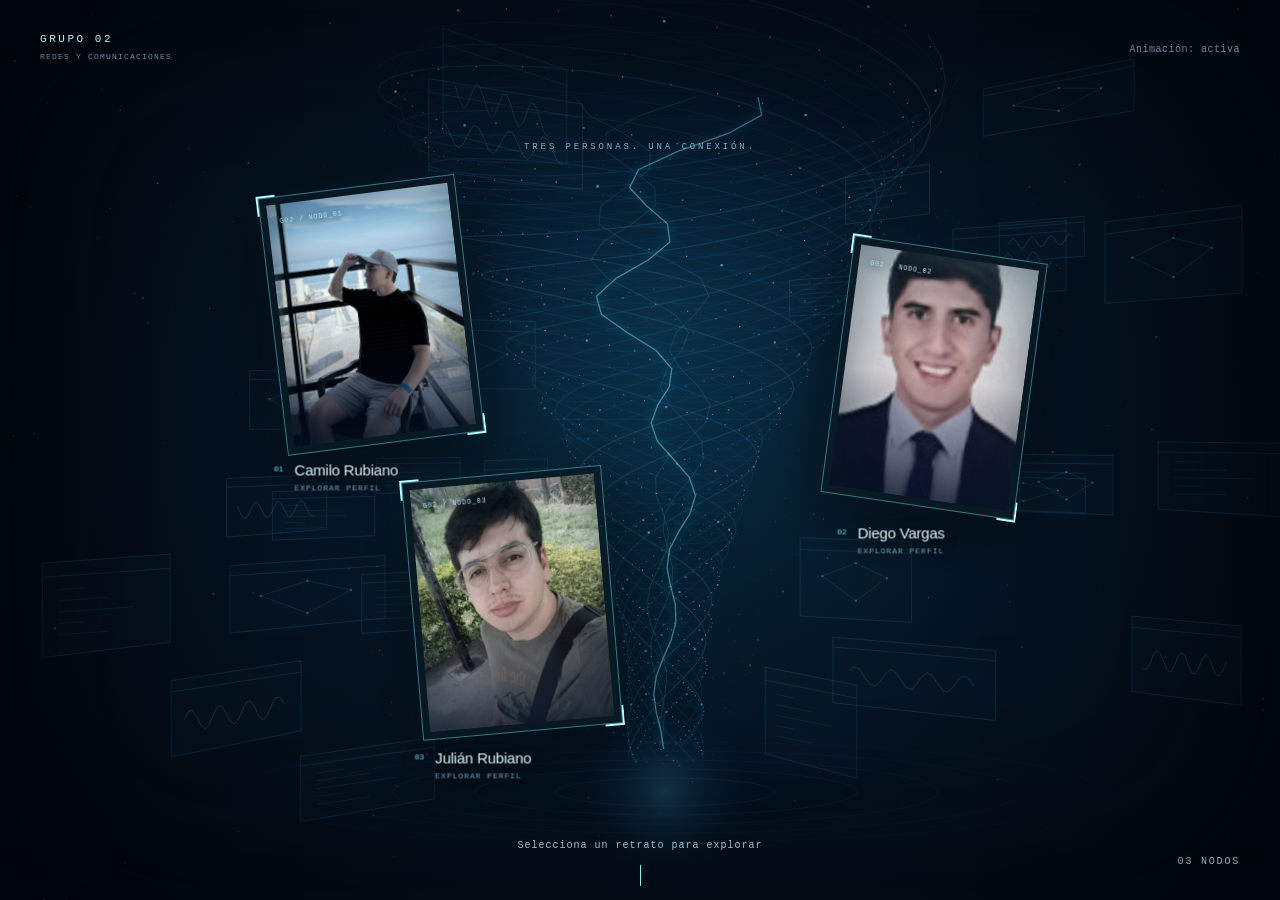
<file: index.html>
<!DOCTYPE html>
<html lang="es">
<head>
  <meta charset="UTF-8">
  <meta name="viewport" content="width=device-width, initial-scale=1.0">
  <meta name="theme-color" content="#030910">
  <meta name="description" content="Tres personas, un recorrido por Redes y Comunicaciones. Explora al grupo 2 en un entorno virtual interactivo.">
  <title>Grupo 02 · Redes y conexiones</title>
  <link rel="icon" href="data:,">
  <link rel="stylesheet" href="./css/estilos.css">
  <script src="./js/experiencia.js" defer></script>
</head>
<body class="home" data-base="." data-member="0">
  <header class="hud">
    <a class="brand" href="./index.html" aria-label="Grupo 2: volver a los tres integrantes"><strong>GRUPO 02</strong><span>REDES Y COMUNICACIONES</span></a>
    <div class="hud-actions"><button class="hud-button return" id="back" type="button" hidden>Volver al equipo</button><button class="hud-button accessibility-control" id="motion" type="button" aria-label="Pausar o reanudar la animación ambiental" aria-pressed="false">Animación: activa</button></div>
  </header>
  <main class="universe" aria-label="Experiencia de los integrantes del grupo 2">
    <canvas id="storm" aria-hidden="true"></canvas><div class="vignette" aria-hidden="true"></div>
    <section class="landing" id="landing" aria-label="Selecciona un integrante"><h1 class="landing-title">TRES PERSONAS. UNA CONEXIÓN.</h1></section>
    <section class="focus-scene" id="focus-scene" aria-label="Recorrido del integrante" aria-hidden="true" inert>
      <svg class="pin-layer" id="pin-layer" width="100%" height="100%" aria-hidden="true"><path class="pin-line"/><circle class="pin-ring" r="8"/><circle class="pin-core" r="2"/><path class="pin-line"/><circle class="pin-ring" r="8"/><circle class="pin-core" r="2"/><path class="pin-line"/><circle class="pin-ring" r="8"/><circle class="pin-core" r="2"/></svg>
      <div class="focus-photo" id="focus-photo"><div class="photo-frame" id="selected-photo"></div><div class="portrait-name"><div class="member-number" id="selected-number"></div><h1 id="selected-name" tabindex="-1"></h1><p id="selected-subtitle"></p></div></div>
      <div class="callouts" id="callouts"><p class="chapter-kicker" id="chapter-kicker"></p><article class="callout"><span class="callout-label"></span><h2></h2><p></p></article><article class="callout"><span class="callout-label"></span><h2></h2><p></p></article><article class="callout"><span class="callout-label"></span><h2></h2><p></p></article></div>
    </section>
  </main>
  <div class="scene-identifier" id="scene-identifier" aria-hidden="true" hidden>REDES & COMUNICACIONES<span>DEL ORIGEN AL DESTINO</span></div>
  <div class="scene-hint"><span id="hint-text">Selecciona un retrato para explorar</span><span class="scroll-mark" aria-hidden="true"></span></div>
  <span class="scene-counter" id="scene-counter" aria-hidden="true">03 NODOS</span>
  <nav class="chapter-navigation" id="chapter-navigation" aria-label="Etapas del recorrido" hidden><button type="button" aria-label="1. Biografía">01</button><button type="button" aria-label="2. Aprendizajes">02</button><button type="button" aria-label="3. Recorrido">03</button></nav>
  <div class="reading-progress" id="reading-progress" aria-hidden="true" hidden><span></span></div>
  <p class="sr-only" id="screen-status" role="status" aria-live="polite"></p>
  <noscript><style>.universe,.hud,.scene-hint,.scene-counter{display:none}body.home{overflow:auto;height:auto}.fallback{max-width:700px;padding:40px;margin:auto;font:18px/1.7 system-ui}.fallback a{text-decoration:underline}</style><main class="fallback"><h1>Grupo 02 · Redes y Comunicaciones</h1><p>El recorrido animado necesita JavaScript. Estos son los integrantes del grupo:</p><ul><li><a href="./integrantes/integrante1.html">Camilo Rubiano</a></li><li><a href="./integrantes/integrante2.html">Diego Humberto Vargas Palacios</a></li><li><a href="./integrantes/integrante3.html">Julián Rubiano Santofimio</a></li></ul><h2>Camilo Rubiano</h2><p>Soy Camilo Rubiano, integrante del grupo 2 de Redes de Computadoras y aficionado a las redes y la ciberseguridad. Me interesa entender cómo se comunican los dispositivos y cómo proteger la información que viaja entre ellos. Mi objetivo es fortalecer mis conocimientos para configurar redes, identificar problemas de conectividad y comprender sus riesgos de seguridad. En el curso exploro OSI, IPv4, VLAN y HTTP.</p><h2>Diego Humberto Vargas Palacios</h2><p>Ingeniero de Sistemas de la Universidad de Ibagué. Le interesan las redes, la infraestructura y los servicios web. Ha estudiado OSI, TCP/IP, IPv4, IPv6, enrutamiento y protocolos de aplicación.</p><h2>Julián Rubiano Santofimio</h2><p>Estudiante de Ingeniería de la Universidad de Ibagué, comprometido con aprender y desafiarse a sí mismo. Su recorrido abarca OSI, subnetting, UTP, VLAN, Cisco, GNS3 y máquinas virtuales.</p></main></noscript>
</body>
</html>
</file>
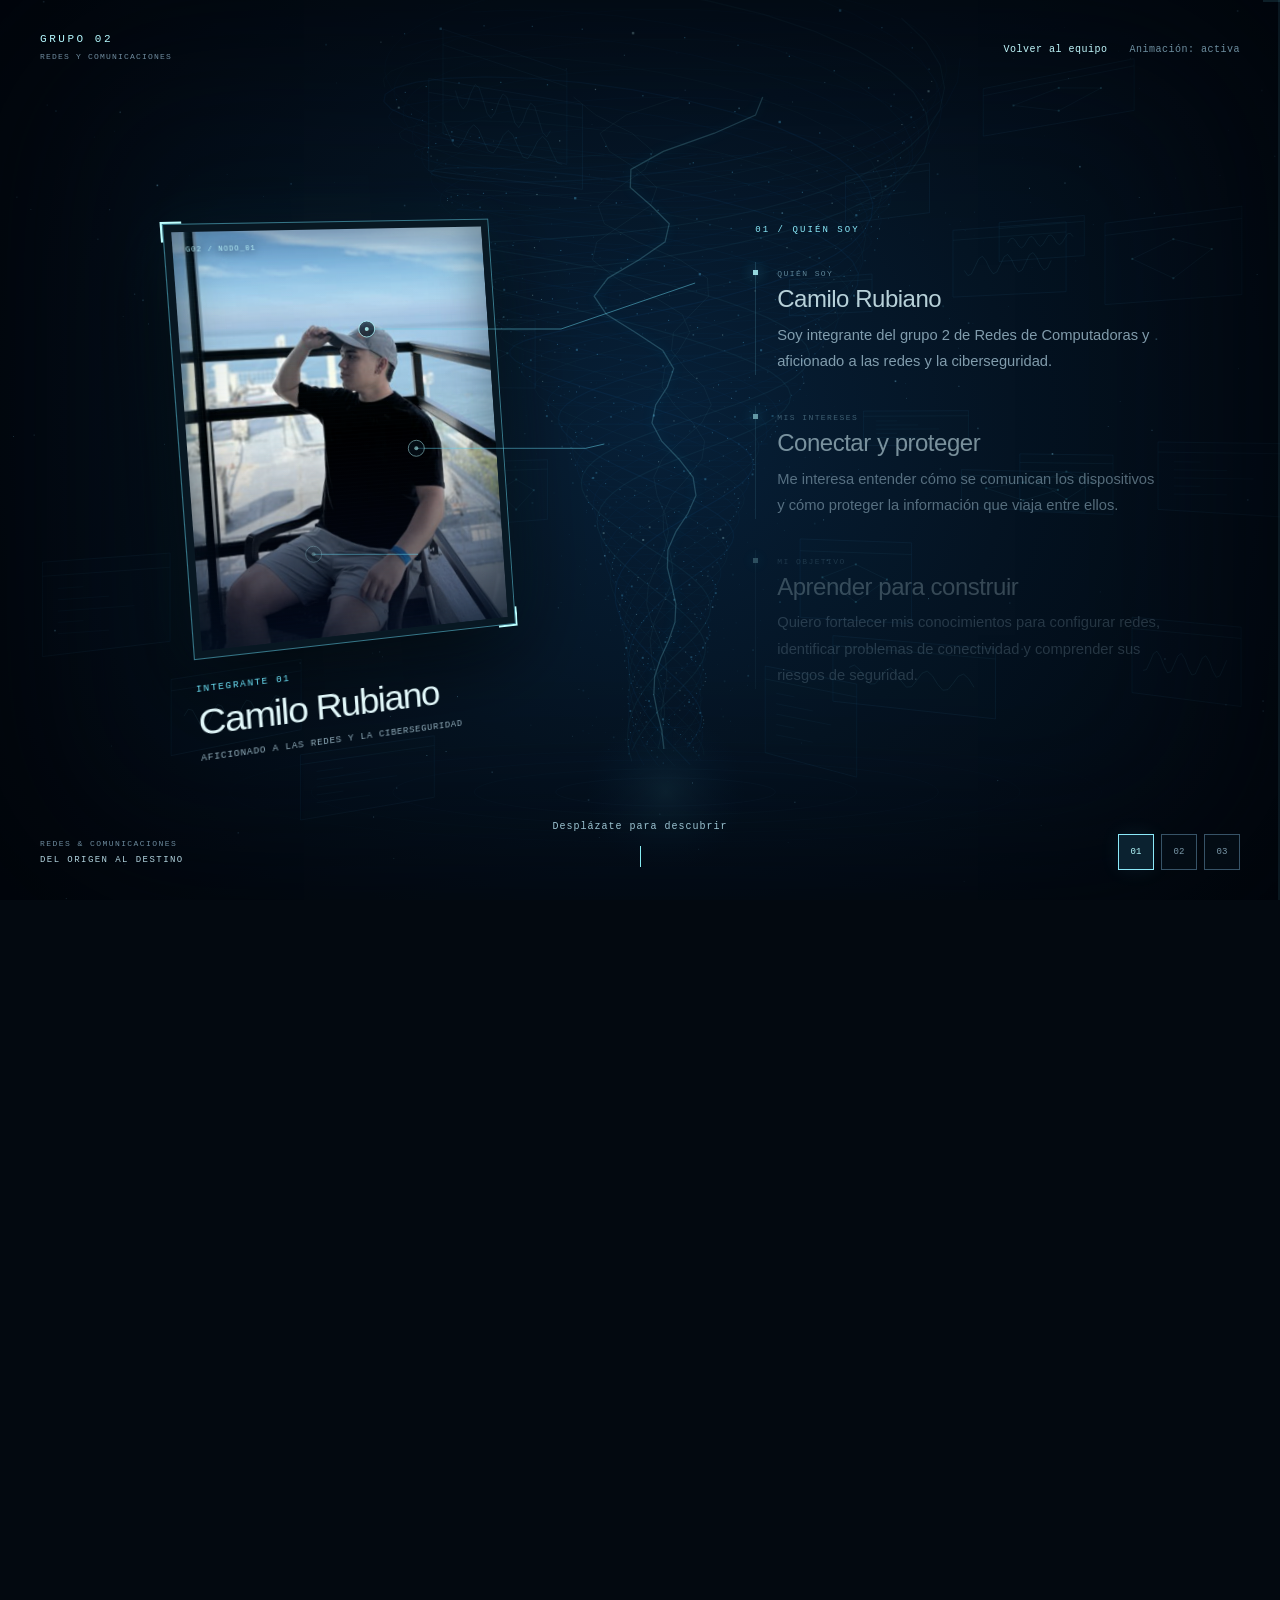
<file: integrantes/integrante1.html>
<!DOCTYPE html>
<html lang="es">
<head>
  <meta charset="UTF-8">
  <meta name="viewport" content="width=device-width, initial-scale=1.0">
  <meta name="theme-color" content="#030910">
  <meta name="description" content="Conoce a Camilo Rubiano, aficionado a las redes y la ciberseguridad e integrante del grupo 2 de Redes de Computadoras.">
  <title>Camilo Rubiano · Redes y ciberseguridad</title>
  <link rel="icon" href="data:,">
  <link rel="stylesheet" href="../css/estilos.css">
  <script src="../js/experiencia.js" defer></script>
</head>
<body class="home" data-base=".." data-member="1">
  <header class="hud">
    <a class="brand" href="../index.html" aria-label="Grupo 2: volver a los tres integrantes"><strong>GRUPO 02</strong><span>REDES Y COMUNICACIONES</span></a>
    <div class="hud-actions"><button class="hud-button return" id="back" type="button" hidden>Volver al equipo</button><button class="hud-button accessibility-control" id="motion" type="button" aria-label="Pausar o reanudar la animación ambiental" aria-pressed="false">Animación: activa</button></div>
  </header>
  <main class="universe" aria-label="Experiencia de los integrantes del grupo 2">
    <canvas id="storm" aria-hidden="true"></canvas><div class="vignette" aria-hidden="true"></div>
    <section class="landing" id="landing" aria-label="Selecciona un integrante"><h1 class="landing-title">TRES PERSONAS. UNA CONEXIÓN.</h1></section>
    <section class="focus-scene" id="focus-scene" aria-label="Recorrido del integrante" aria-hidden="true" inert>
      <svg class="pin-layer" id="pin-layer" width="100%" height="100%" aria-hidden="true"><path class="pin-line"/><circle class="pin-ring" r="8"/><circle class="pin-core" r="2"/><path class="pin-line"/><circle class="pin-ring" r="8"/><circle class="pin-core" r="2"/><path class="pin-line"/><circle class="pin-ring" r="8"/><circle class="pin-core" r="2"/></svg>
      <div class="focus-photo" id="focus-photo"><div class="photo-frame" id="selected-photo"></div><div class="portrait-name"><div class="member-number" id="selected-number"></div><h1 id="selected-name" tabindex="-1"></h1><p id="selected-subtitle"></p></div></div>
      <div class="callouts" id="callouts"><p class="chapter-kicker" id="chapter-kicker"></p><article class="callout"><span class="callout-label"></span><h2></h2><p></p></article><article class="callout"><span class="callout-label"></span><h2></h2><p></p></article><article class="callout"><span class="callout-label"></span><h2></h2><p></p></article></div>
    </section>
  </main>
  <div class="scene-identifier" id="scene-identifier" aria-hidden="true" hidden>REDES & COMUNICACIONES<span>DEL ORIGEN AL DESTINO</span></div>
  <div class="scene-hint"><span id="hint-text">Selecciona un retrato para explorar</span><span class="scroll-mark" aria-hidden="true"></span></div>
  <span class="scene-counter" id="scene-counter" aria-hidden="true">03 NODOS</span>
  <nav class="chapter-navigation" id="chapter-navigation" aria-label="Etapas del recorrido" hidden><button type="button" aria-label="1. Biografía">01</button><button type="button" aria-label="2. Aprendizajes">02</button><button type="button" aria-label="3. Recorrido">03</button></nav>
  <div class="reading-progress" id="reading-progress" aria-hidden="true" hidden><span></span></div>
  <p class="sr-only" id="screen-status" role="status" aria-live="polite"></p>
  <noscript><style>.universe,.hud,.scene-hint,.scene-counter{display:none}body.home{overflow:auto;height:auto}.fallback{max-width:700px;padding:40px;margin:auto;font:18px/1.7 system-ui}.fallback a{text-decoration:underline}</style><main class="fallback"><h1>Grupo 02 · Redes y Comunicaciones</h1><p>El recorrido animado necesita JavaScript. Estos son los integrantes del grupo:</p><ul><li><a href="../integrantes/integrante1.html">Camilo Rubiano</a></li><li><a href="../integrantes/integrante2.html">Diego Humberto Vargas Palacios</a></li><li><a href="../integrantes/integrante3.html">Julián Rubiano Santofimio</a></li></ul><h2>Camilo Rubiano</h2><p>Soy Camilo Rubiano, integrante del grupo 2 de Redes de Computadoras y aficionado a las redes y la ciberseguridad. Me interesa entender cómo se comunican los dispositivos y cómo proteger la información que viaja entre ellos. Mi objetivo es fortalecer mis conocimientos para configurar redes, identificar problemas de conectividad y comprender sus riesgos de seguridad. En el curso exploro OSI, IPv4, VLAN y HTTP.</p><h2>Diego Humberto Vargas Palacios</h2><p>Ingeniero de Sistemas de la Universidad de Ibagué. Le interesan las redes, la infraestructura y los servicios web. Ha estudiado OSI, TCP/IP, IPv4, IPv6, enrutamiento y protocolos de aplicación.</p><h2>Julián Rubiano Santofimio</h2><p>Estudiante de Ingeniería de la Universidad de Ibagué, comprometido con aprender y desafiarse a sí mismo. Su recorrido abarca OSI, subnetting, UTP, VLAN, Cisco, GNS3 y máquinas virtuales.</p></main></noscript>
</body>
</html>
</file>
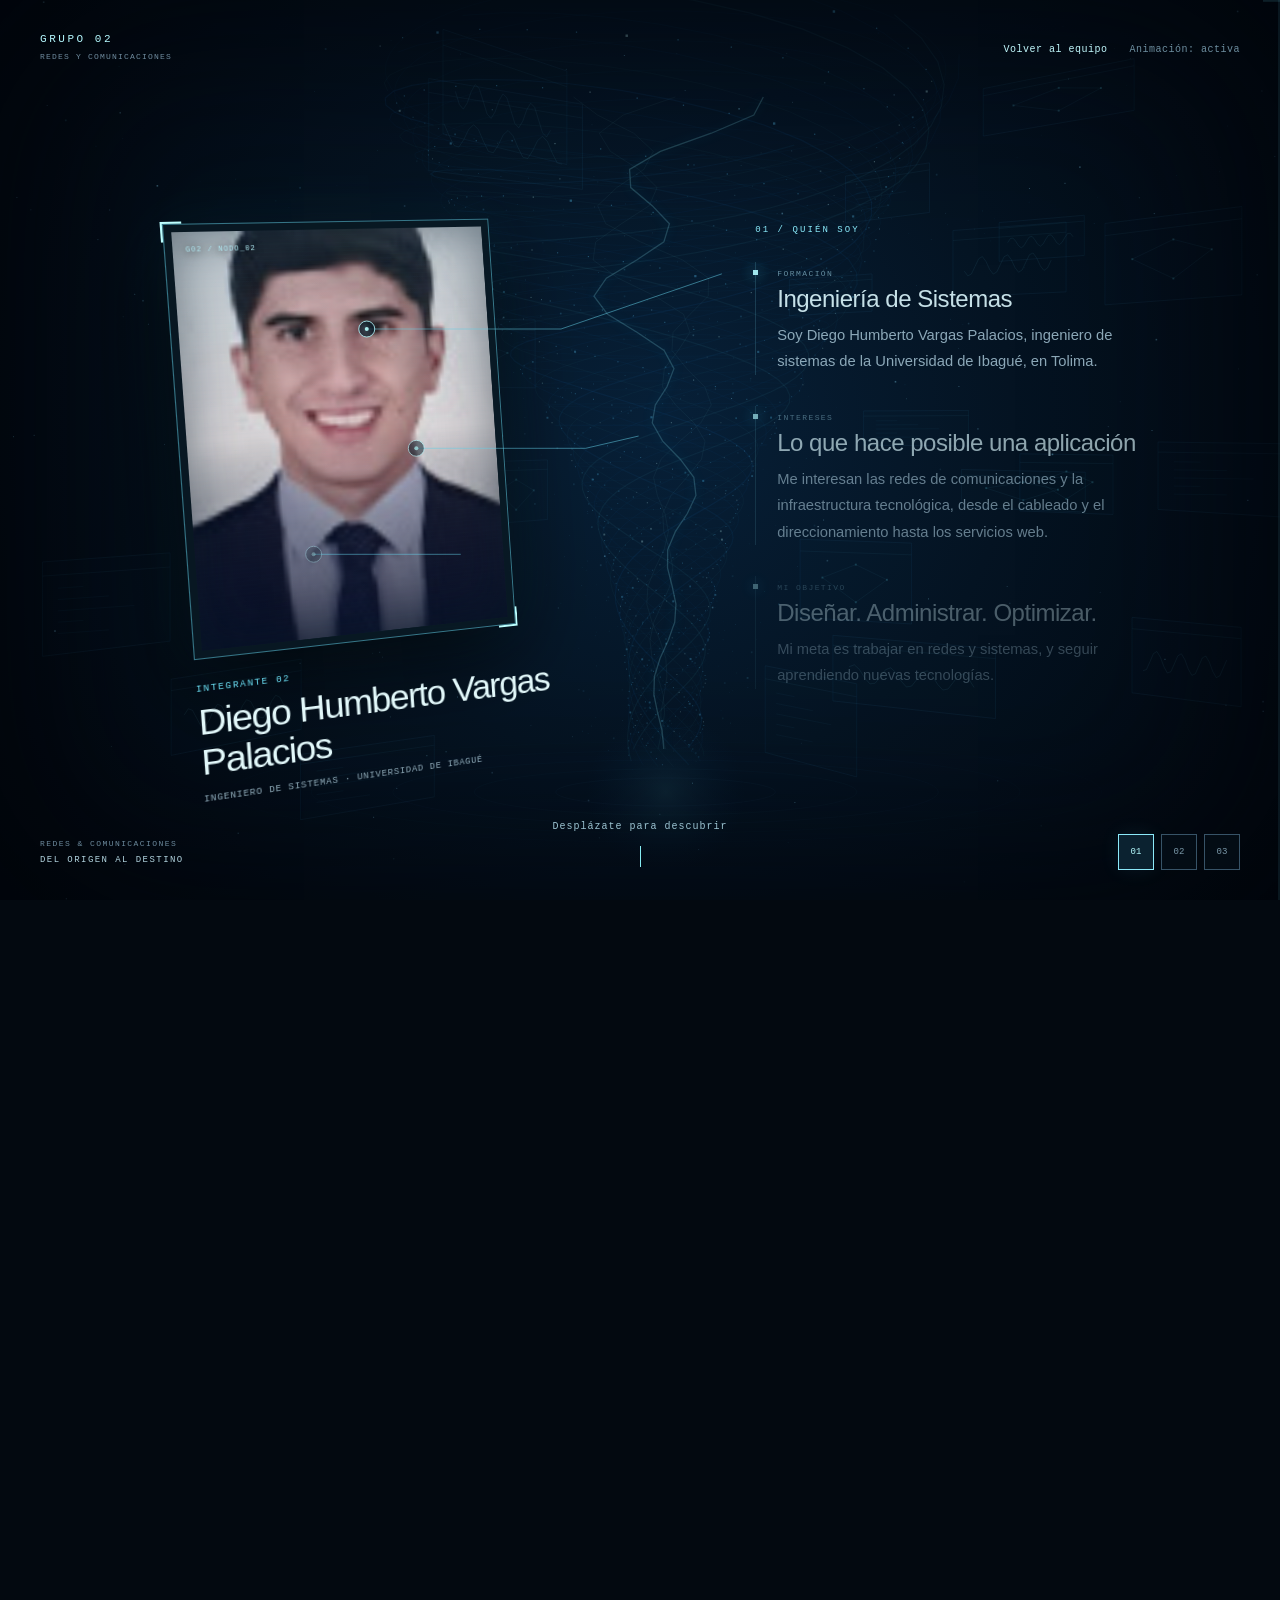
<file: integrantes/integrante2.html>
<!DOCTYPE html>
<html lang="es">
<head>
  <meta charset="UTF-8">
  <meta name="viewport" content="width=device-width, initial-scale=1.0">
  <meta name="theme-color" content="#030910">
  <meta name="description" content="Tres personas, un recorrido por Redes y Comunicaciones. Explora al grupo 2 en un entorno virtual interactivo.">
  <title>Diego Humberto Vargas Palacios · Redes y conexiones</title>
  <link rel="icon" href="data:,">
  <link rel="stylesheet" href="../css/estilos.css">
  <script src="../js/experiencia.js" defer></script>
</head>
<body class="home" data-base=".." data-member="2">
  <header class="hud">
    <a class="brand" href="../index.html" aria-label="Grupo 2: volver a los tres integrantes"><strong>GRUPO 02</strong><span>REDES Y COMUNICACIONES</span></a>
    <div class="hud-actions"><button class="hud-button return" id="back" type="button" hidden>Volver al equipo</button><button class="hud-button accessibility-control" id="motion" type="button" aria-label="Pausar o reanudar la animación ambiental" aria-pressed="false">Animación: activa</button></div>
  </header>
  <main class="universe" aria-label="Experiencia de los integrantes del grupo 2">
    <canvas id="storm" aria-hidden="true"></canvas><div class="vignette" aria-hidden="true"></div>
    <section class="landing" id="landing" aria-label="Selecciona un integrante"><h1 class="landing-title">TRES PERSONAS. UNA CONEXIÓN.</h1></section>
    <section class="focus-scene" id="focus-scene" aria-label="Recorrido del integrante" aria-hidden="true" inert>
      <svg class="pin-layer" id="pin-layer" width="100%" height="100%" aria-hidden="true"><path class="pin-line"/><circle class="pin-ring" r="8"/><circle class="pin-core" r="2"/><path class="pin-line"/><circle class="pin-ring" r="8"/><circle class="pin-core" r="2"/><path class="pin-line"/><circle class="pin-ring" r="8"/><circle class="pin-core" r="2"/></svg>
      <div class="focus-photo" id="focus-photo"><div class="photo-frame" id="selected-photo"></div><div class="portrait-name"><div class="member-number" id="selected-number"></div><h1 id="selected-name" tabindex="-1"></h1><p id="selected-subtitle"></p></div></div>
      <div class="callouts" id="callouts"><p class="chapter-kicker" id="chapter-kicker"></p><article class="callout"><span class="callout-label"></span><h2></h2><p></p></article><article class="callout"><span class="callout-label"></span><h2></h2><p></p></article><article class="callout"><span class="callout-label"></span><h2></h2><p></p></article></div>
    </section>
  </main>
  <div class="scene-identifier" id="scene-identifier" aria-hidden="true" hidden>REDES & COMUNICACIONES<span>DEL ORIGEN AL DESTINO</span></div>
  <div class="scene-hint"><span id="hint-text">Selecciona un retrato para explorar</span><span class="scroll-mark" aria-hidden="true"></span></div>
  <span class="scene-counter" id="scene-counter" aria-hidden="true">03 NODOS</span>
  <nav class="chapter-navigation" id="chapter-navigation" aria-label="Etapas del recorrido" hidden><button type="button" aria-label="1. Biografía">01</button><button type="button" aria-label="2. Aprendizajes">02</button><button type="button" aria-label="3. Recorrido">03</button></nav>
  <div class="reading-progress" id="reading-progress" aria-hidden="true" hidden><span></span></div>
  <p class="sr-only" id="screen-status" role="status" aria-live="polite"></p>
  <noscript><style>.universe,.hud,.scene-hint,.scene-counter{display:none}body.home{overflow:auto;height:auto}.fallback{max-width:700px;padding:40px;margin:auto;font:18px/1.7 system-ui}.fallback a{text-decoration:underline}</style><main class="fallback"><h1>Grupo 02 · Redes y Comunicaciones</h1><p>El recorrido animado necesita JavaScript. Estos son los integrantes del grupo:</p><ul><li><a href="../integrantes/integrante1.html">Camilo Rubiano</a></li><li><a href="../integrantes/integrante2.html">Diego Humberto Vargas Palacios</a></li><li><a href="../integrantes/integrante3.html">Julián Rubiano Santofimio</a></li></ul><h2>Camilo Rubiano</h2><p>Soy Camilo Rubiano, integrante del grupo 2 de Redes de Computadoras y aficionado a las redes y la ciberseguridad. Me interesa entender cómo se comunican los dispositivos y cómo proteger la información que viaja entre ellos. Mi objetivo es fortalecer mis conocimientos para configurar redes, identificar problemas de conectividad y comprender sus riesgos de seguridad. En el curso exploro OSI, IPv4, VLAN y HTTP.</p><h2>Diego Humberto Vargas Palacios</h2><p>Ingeniero de Sistemas de la Universidad de Ibagué. Le interesan las redes, la infraestructura y los servicios web. Ha estudiado OSI, TCP/IP, IPv4, IPv6, enrutamiento y protocolos de aplicación.</p><h2>Julián Rubiano Santofimio</h2><p>Estudiante de Ingeniería de la Universidad de Ibagué, comprometido con aprender y desafiarse a sí mismo. Su recorrido abarca OSI, subnetting, UTP, VLAN, Cisco, GNS3 y máquinas virtuales.</p></main></noscript>
</body>
</html>
</file>
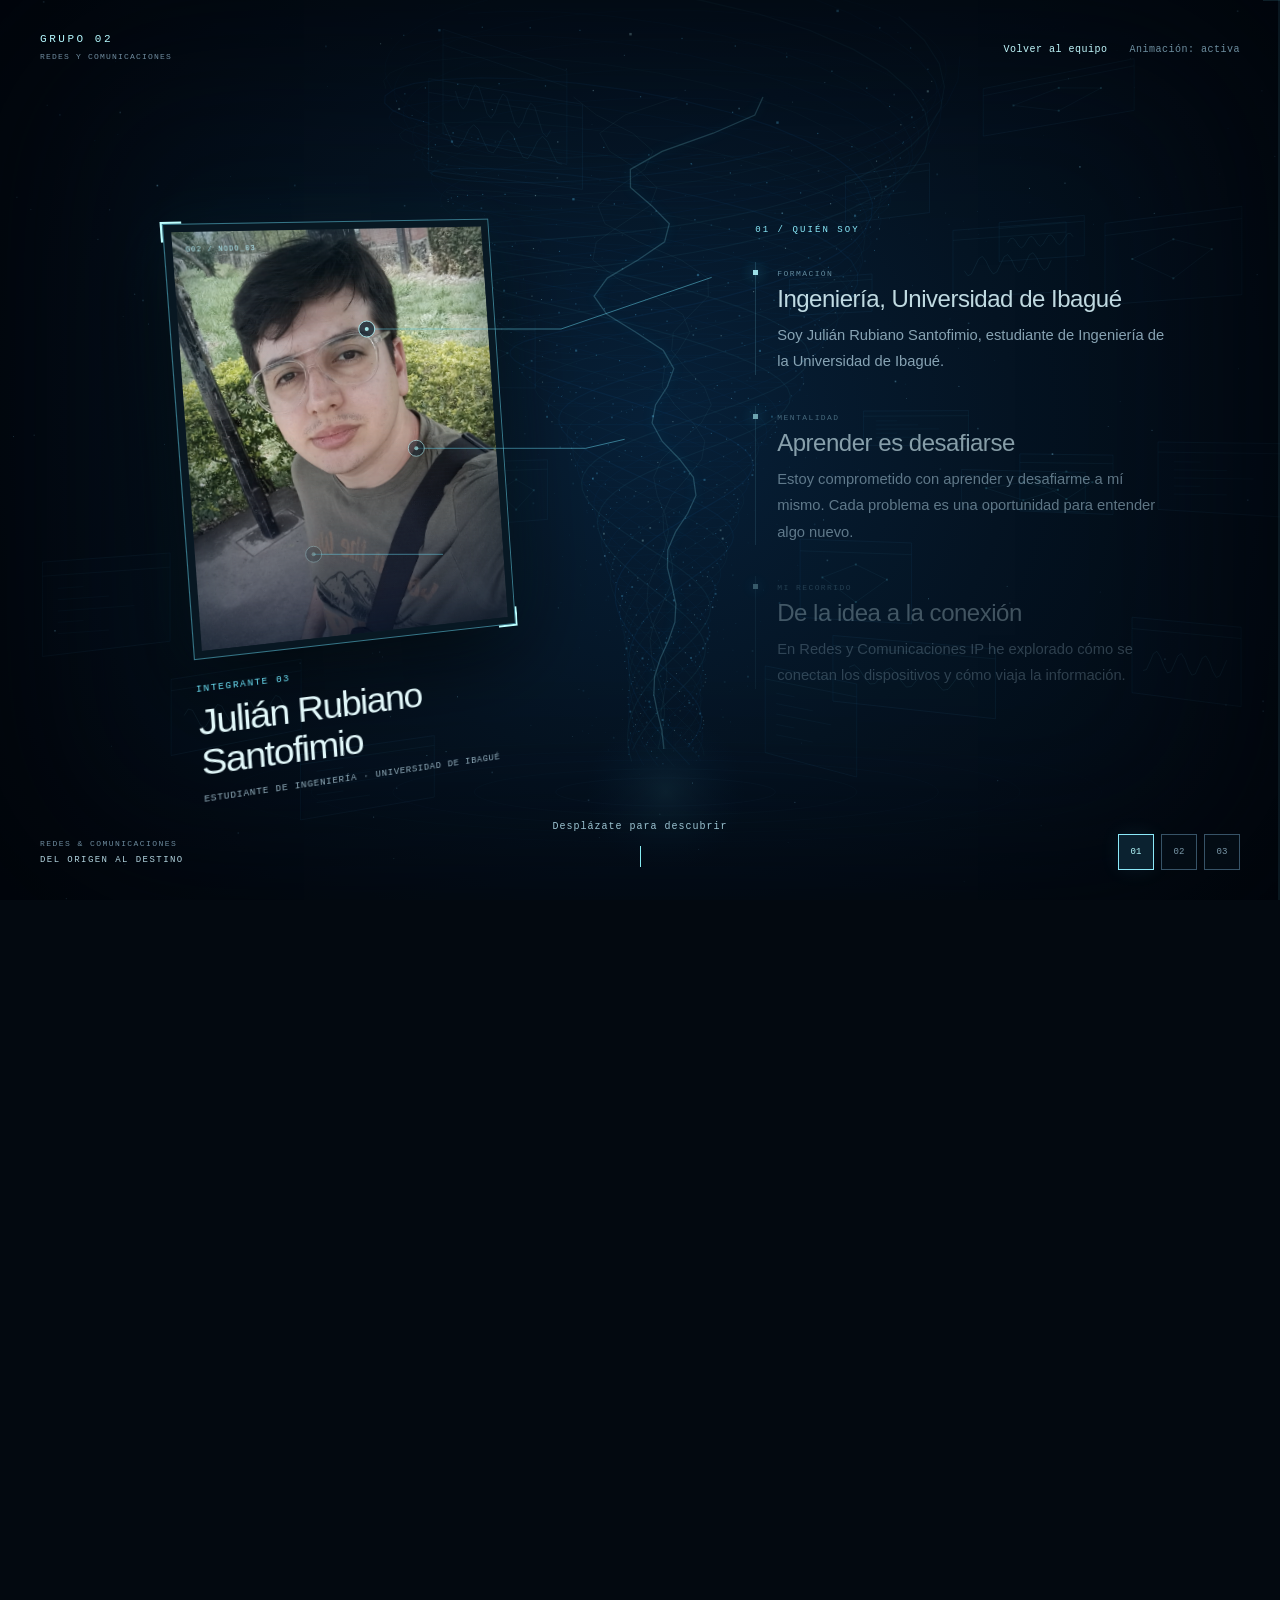
<file: integrantes/integrante3.html>
<!DOCTYPE html>
<html lang="es">
<head>
  <meta charset="UTF-8">
  <meta name="viewport" content="width=device-width, initial-scale=1.0">
  <meta name="theme-color" content="#030910">
  <meta name="description" content="Tres personas, un recorrido por Redes y Comunicaciones. Explora al grupo 2 en un entorno virtual interactivo.">
  <title>Julián Rubiano Santofimio · Redes y conexiones</title>
  <link rel="icon" href="data:,">
  <link rel="stylesheet" href="../css/estilos.css">
  <script src="../js/experiencia.js" defer></script>
</head>
<body class="home" data-base=".." data-member="3">
  <header class="hud">
    <a class="brand" href="../index.html" aria-label="Grupo 2: volver a los tres integrantes"><strong>GRUPO 02</strong><span>REDES Y COMUNICACIONES</span></a>
    <div class="hud-actions"><button class="hud-button return" id="back" type="button" hidden>Volver al equipo</button><button class="hud-button accessibility-control" id="motion" type="button" aria-label="Pausar o reanudar la animación ambiental" aria-pressed="false">Animación: activa</button></div>
  </header>
  <main class="universe" aria-label="Experiencia de los integrantes del grupo 2">
    <canvas id="storm" aria-hidden="true"></canvas><div class="vignette" aria-hidden="true"></div>
    <section class="landing" id="landing" aria-label="Selecciona un integrante"><h1 class="landing-title">TRES PERSONAS. UNA CONEXIÓN.</h1></section>
    <section class="focus-scene" id="focus-scene" aria-label="Recorrido del integrante" aria-hidden="true" inert>
      <svg class="pin-layer" id="pin-layer" width="100%" height="100%" aria-hidden="true"><path class="pin-line"/><circle class="pin-ring" r="8"/><circle class="pin-core" r="2"/><path class="pin-line"/><circle class="pin-ring" r="8"/><circle class="pin-core" r="2"/><path class="pin-line"/><circle class="pin-ring" r="8"/><circle class="pin-core" r="2"/></svg>
      <div class="focus-photo" id="focus-photo"><div class="photo-frame" id="selected-photo"></div><div class="portrait-name"><div class="member-number" id="selected-number"></div><h1 id="selected-name" tabindex="-1"></h1><p id="selected-subtitle"></p></div></div>
      <div class="callouts" id="callouts"><p class="chapter-kicker" id="chapter-kicker"></p><article class="callout"><span class="callout-label"></span><h2></h2><p></p></article><article class="callout"><span class="callout-label"></span><h2></h2><p></p></article><article class="callout"><span class="callout-label"></span><h2></h2><p></p></article></div>
    </section>
  </main>
  <div class="scene-identifier" id="scene-identifier" aria-hidden="true" hidden>REDES & COMUNICACIONES<span>DEL ORIGEN AL DESTINO</span></div>
  <div class="scene-hint"><span id="hint-text">Selecciona un retrato para explorar</span><span class="scroll-mark" aria-hidden="true"></span></div>
  <span class="scene-counter" id="scene-counter" aria-hidden="true">03 NODOS</span>
  <nav class="chapter-navigation" id="chapter-navigation" aria-label="Etapas del recorrido" hidden><button type="button" aria-label="1. Biografía">01</button><button type="button" aria-label="2. Aprendizajes">02</button><button type="button" aria-label="3. Recorrido">03</button></nav>
  <div class="reading-progress" id="reading-progress" aria-hidden="true" hidden><span></span></div>
  <p class="sr-only" id="screen-status" role="status" aria-live="polite"></p>
  <noscript><style>.universe,.hud,.scene-hint,.scene-counter{display:none}body.home{overflow:auto;height:auto}.fallback{max-width:700px;padding:40px;margin:auto;font:18px/1.7 system-ui}.fallback a{text-decoration:underline}</style><main class="fallback"><h1>Grupo 02 · Redes y Comunicaciones</h1><p>El recorrido animado necesita JavaScript. Estos son los integrantes del grupo:</p><ul><li><a href="../integrantes/integrante1.html">Camilo Rubiano</a></li><li><a href="../integrantes/integrante2.html">Diego Humberto Vargas Palacios</a></li><li><a href="../integrantes/integrante3.html">Julián Rubiano Santofimio</a></li></ul><h2>Camilo Rubiano</h2><p>Soy Camilo Rubiano, integrante del grupo 2 de Redes de Computadoras y aficionado a las redes y la ciberseguridad. Me interesa entender cómo se comunican los dispositivos y cómo proteger la información que viaja entre ellos. Mi objetivo es fortalecer mis conocimientos para configurar redes, identificar problemas de conectividad y comprender sus riesgos de seguridad. En el curso exploro OSI, IPv4, VLAN y HTTP.</p><h2>Diego Humberto Vargas Palacios</h2><p>Ingeniero de Sistemas de la Universidad de Ibagué. Le interesan las redes, la infraestructura y los servicios web. Ha estudiado OSI, TCP/IP, IPv4, IPv6, enrutamiento y protocolos de aplicación.</p><h2>Julián Rubiano Santofimio</h2><p>Estudiante de Ingeniería de la Universidad de Ibagué, comprometido con aprender y desafiarse a sí mismo. Su recorrido abarca OSI, subnetting, UTP, VLAN, Cisco, GNS3 y máquinas virtuales.</p></main></noscript>
</body>
</html>
</file>
<file: css/estilos.css>
:root {
  color-scheme: dark;
  --bg: #030910;
  --ink: #e2f8fa;
  --muted: #8caebd;
  --cyan: #78e8f1;
  --blue: #4986fa;
  --mono: Consolas, "Courier New", monospace;
  --photo-x: 28;
  --photo-y: 48;
}
* { box-sizing: border-box; }
html { background: var(--bg); scrollbar-width: thin; scrollbar-color: #295b71 #030910; }
body { margin: 0; color: var(--ink); font-family: "Segoe UI", Arial, sans-serif; overflow-x: hidden; }
body.home { height: 100svh; overflow: hidden; }
body.exploring { min-height: 370svh; }
button, a { -webkit-tap-highlight-color: transparent; touch-action: manipulation; }
button { font: inherit; cursor: pointer; }
a { color: inherit; text-decoration: none; }
button:focus-visible, a:focus-visible { outline: 2px solid #bdffff; outline-offset: 7px; }
button[hidden], [hidden] { display: none !important; }
::selection { color: #03101b; background: var(--cyan); }
.sr-only { position: absolute; width: 1px; height: 1px; padding: 0; margin: -1px; overflow: hidden; clip-path: inset(50%); white-space: nowrap; }
.universe { position: fixed; inset: 0; overflow: hidden; isolation: isolate; background: #030910; }
#storm { position: absolute; inset: 0; width: 100%; height: 100%; z-index: -2; }
.vignette { position: absolute; inset: 0; pointer-events: none; z-index: -1; box-shadow: inset 0 0 180px 50px #01050ba8; }
.hud { position: fixed; z-index: 20; top: 30px; left: 40px; right: 40px; display: flex; justify-content: space-between; align-items: flex-start; gap: 25px; pointer-events: none; }
.brand { pointer-events: auto; font: 11px/1.8 var(--mono); letter-spacing: .23em; }
.brand strong { font-weight: 400; color: #b5f9ff; }
.brand span { display: block; color: #708c9f; font-size: 8px; letter-spacing: .15em; }
.hud-actions { display: flex; gap: 22px; align-items: center; pointer-events: auto; }
.hud-button { border: 0; padding: 8px 0; background: transparent; font: 10px/1.5 var(--mono); color: #9fbdcb; letter-spacing: .05em; min-height: 38px; }
.hud-button:hover { color: #d5fcff; }
.hud-button.return { color: #c1f8fc; }
.scene-identifier { position: fixed; z-index: 8; bottom: 32px; left: 40px; color: #6d8b9e; font: 8px/1.8 var(--mono); letter-spacing: .18em; pointer-events: none; }
.scene-identifier span { display: block; color: #b2d4df; font-size: 9px; }
.scene-hint { position: fixed; z-index: 10; bottom: 33px; left: 50%; transform: translateX(-50%); color: #9cc4d2; font: 10px/1.6 var(--mono); letter-spacing: .1em; text-align: center; width: 65%; pointer-events: none; }
.scene-hint .scroll-mark { display: block; height: 21px; width: 1px; background: #86ecf2; margin: 11px auto 0; transform-origin: top; animation: scroll-mark 2s ease-in-out infinite; }
.home .scene-hint { bottom: 14px; }
.scene-counter { position: fixed; right: 40px; bottom: 33px; z-index: 8; color: #8caebd; font: 10px var(--mono); letter-spacing: .18em; }
.exploring .scene-counter { display: none; }
.landing { position: absolute; inset: 0; perspective: 1500px; transition: opacity .65s, transform 1s cubic-bezier(.2,.7,.2,1), filter .7s; }
.exploring .landing { opacity: 0; transform: translateZ(300px) scale(1.3); filter: blur(12px); pointer-events: none; visibility: hidden; }
.landing-title { position: absolute; left: 50%; top: 15%; transform: translateX(-50%); color: #81afc2; font: 9px var(--mono); letter-spacing: .32em; white-space: nowrap; font-weight: 400; }
.member { position: absolute; left: var(--x); top: var(--y); width: clamp(155px, 16vw, 220px); transform: translate(-50%,-50%); outline-offset: 14px; text-align: left; }
.member:nth-of-type(1) { --x: 29%; --y: 35%; --ry: 15deg; --rz: -7deg; --delay: -.4s; }
.member:nth-of-type(2) { --x: 73%; --y: 42%; --ry: -18deg; --rz: 8deg; --delay: -1.8s; }
.member:nth-of-type(3) { --x: 40%; --y: 67%; --ry: 12deg; --rz: -5deg; --delay: -2.8s; }
.member .photo-frame { transform: rotateY(var(--ry)) rotateZ(var(--rz)); animation: levitate 6s ease-in-out var(--delay) infinite; transition: filter .35s, box-shadow .35s; }
.member:hover .photo-frame, .member:focus-visible .photo-frame { box-shadow: 0 0 0 1px #a0f6ff, 0 0 65px #41d8ff40; filter: brightness(1.2); }
.member-caption { position: absolute; left: 5px; top: calc(100% + 17px); display: flex; gap: 11px; align-items: start; white-space: nowrap; text-shadow: 0 2px 14px #000; }
.member-caption b { font: 8px/2 var(--mono); color: #6de5fa; font-weight: 400; }
.member-caption strong { font-size: 15px; line-height: 1.2; font-weight: 400; letter-spacing: -.015em; }
.member-caption span { display: block; margin-top: 4px; font: 8px var(--mono); color: #7a9fb0; letter-spacing: .12em; }
.photo-frame { position: relative; width: 100%; aspect-ratio: .79; padding: 7px; background: #091923d9; border: 1px solid #5bc5dc8c; box-shadow: 0 15px 60px #0009, 0 0 28px #1883a81a; transform-style: preserve-3d; }
.photo-frame:before, .photo-frame:after { content: ""; position: absolute; pointer-events: none; z-index: 3; width: 18px; height: 18px; border-color: #bcffff; border-style: solid; }
.photo-frame:before { top: -3px; left: -3px; border-width: 2px 0 0 2px; }
.photo-frame:after { bottom: -3px; right: -3px; border-width: 0 2px 2px 0; }
.photo-window { width: 100%; height: 100%; position: relative; overflow: hidden; background: #0b1b27; }
.photo-window img { display: block; height: 100%; width: 100%; object-fit: cover; object-position: center 40%; filter: saturate(.55) contrast(1.06); }
.photo-window:after { content: ""; position: absolute; inset: 0; pointer-events: none; background: linear-gradient(180deg,#147fa51c,transparent 50%,#030c23b0), repeating-linear-gradient(0deg,transparent,transparent 3px,#4abfff06 4px); box-shadow: inset 0 0 50px #06172680; }
.placeholder { height: 100%; display: flex; align-items: center; justify-content: center; flex-direction: column; background: radial-gradient(ellipse at 50% 30%, #173850, #07131e 75%); }
.placeholder .initials { color: #8cdaef; font-size: clamp(48px,7vw,88px); font-weight: 200; letter-spacing: -.08em; line-height: 1; opacity: .65; }
.placeholder .reserved { position: absolute; bottom: 22px; color: #769aac; font: 7px var(--mono); letter-spacing: .2em; }
.photo-window .frame-id { position: absolute; top: 13px; left: 12px; color: #b0eaf4; font: 7px var(--mono); letter-spacing: .12em; z-index: 2; text-shadow: 0 1px 8px #000; }
.focus-scene { position: absolute; inset: 0; perspective: 1400px; opacity: 0; pointer-events: none; transition: opacity .7s ease; }
.exploring .focus-scene { opacity: 1; pointer-events: auto; }
.focus-photo { position: absolute; width: clamp(230px,25vw,345px); top: calc(var(--photo-y) * 1%); left: calc(var(--photo-x) * 1%); transform: translate(-50%,-50%) rotateY(var(--angle,18deg)) rotateZ(var(--roll,-4deg)) scale(var(--scale,1)); will-change: transform,left; }
.focus-photo .photo-frame { aspect-ratio: .76; background: #091923e0; box-shadow: 0 25px 80px #000b, 0 0 55px #36caff17; }
.focus-photo .photo-window img { filter: saturate(.65) contrast(1.03); }
.focus-photo .placeholder .initials { font-size: clamp(75px,11vw,130px); }
.portrait-name { position: absolute; top: calc(100% + 24px); left: 0; right: -60px; }
.portrait-name .member-number { color: #6de5fa; font: 9px var(--mono); letter-spacing: .16em; margin-bottom: 8px; }
.portrait-name h1 { margin: 0; font-size: clamp(23px,2.8vw,37px); line-height: 1.1; letter-spacing: -.04em; font-weight: 350; }
.portrait-name p { margin: 8px 0 0; color: #8fabb9; font: 9px/1.6 var(--mono); letter-spacing: .08em; text-transform: uppercase; }
.callouts { position: absolute; top: 25%; left: 59%; width: 32%; opacity: var(--info-opacity,1); transform: translateY(var(--info-shift,0px)); }
.callouts.left { left: 9%; }
.chapter-kicker { margin: 0 0 27px; color: #8aeafa; font: 9px var(--mono); letter-spacing: .23em; text-transform: uppercase; }
.callout { position: relative; padding: 0 0 0 21px; margin-bottom: 31px; border-left: 1px solid #457f9360; }
.callout:before { content: ""; position: absolute; left: -3px; top: 8px; width: 5px; height: 5px; background: #b0f9ff; box-shadow: 0 0 14px #48d4ff; }
.callout .callout-label { color: #6e99ac; font: 8px var(--mono); letter-spacing: .18em; text-transform: uppercase; }
.callout h2 { margin: 5px 0 8px; color: #d9f4fa; font-size: clamp(17px,2vw,24px); line-height: 1.2; font-weight: 400; letter-spacing: -.02em; }
.callout p { margin: 0; color: #99b6c6; font-size: clamp(12px,1.15vw,15px); line-height: 1.8; max-width: 440px; }
.pin-layer { position: absolute; inset: 0; pointer-events: none; overflow: visible; z-index: 4; }
.pin-line { fill: none; stroke: #66cee6; stroke-width: .8; opacity: .65; }
.pin-ring { fill: #071a28cc; stroke: #b2faff; stroke-width: .9; }
.pin-core { fill: #b6ffff; }
.chapter-navigation { position: fixed; z-index: 15; bottom: 30px; right: 40px; display: flex; gap: 7px; }
.chapter-navigation button { border: 1px solid #375367; background: #07131d80; color: #7b9aaa; width: 36px; height: 36px; font: 9px var(--mono); padding: 0; }
.chapter-navigation button[aria-current="step"] { color: #b5fcff; border-color: #8ceafa; background: #123242a6; box-shadow: 0 0 20px #65e5ff15; }
.reading-progress { position: fixed; z-index: 21; right: 0; top: 0; width: 2px; height: 100%; background: #1936435e; }
.reading-progress span { display: block; width: 100%; height: 100%; background: #8debf4; transform: scaleY(var(--progress,0)); transform-origin: top; box-shadow: 0 0 10px #65d8ff; }
.accessibility-control { color: #6d8e9f; }
.reduced-motion .member .photo-frame { animation: none; }
.reduced-motion .scene-hint .scroll-mark { animation: none; }
.reduced-motion .landing,.reduced-motion .focus-scene { transition: none; }
@keyframes levitate { 0%,100% { transform: rotateY(var(--ry)) rotateZ(var(--rz)) translateY(0); } 50% { transform: rotateY(calc(var(--ry) - 6deg)) rotateZ(calc(var(--rz) + 2deg)) translateY(-10px); } }
@keyframes scroll-mark { 0%,100% { opacity: .3; transform: scaleY(.45); } 50% { opacity: 1; transform: scaleY(1); } }
@media (min-width:1600px) { .member { width: 235px; }.focus-photo { width: 370px; } }
@media (max-height:700px) and (min-width:761px) { .member { width: 145px; }.focus-photo { width: 210px; }.portrait-name h1 { font-size:25px; }.portrait-name { top:calc(100% + 15px); }.callouts { top:21%; }.callout { margin-bottom:20px; }.callout h2 { font-size:18px; }.callout p { font-size:12px; }.chapter-kicker { margin-bottom:20px; } }
@media (max-width:760px) {
  .hud { top: 20px; left: 22px; right: 22px; gap:12px; }
  .brand { font-size: 9px; letter-spacing:.17em; }.brand span { font-size:6px; letter-spacing:.08em; }
  .hud-actions { gap:15px; }.hud-button { font-size:8px; }.accessibility-control { max-width:105px; text-align:right; }
  .scene-identifier { left:22px; bottom:23px; font-size:6px; }.scene-identifier span { font-size:7px; }
  .scene-hint { bottom:25px; font-size:8px; width:70%; }.scene-counter { right:22px; bottom:27px; font-size:8px; }
  .home .scene-identifier { display:none; }.landing-title { top:15%; font-size:7px; letter-spacing:.2em; }
  .member { width:clamp(105px,29vw,170px); }
  .member:nth-of-type(1) { --x:25%; --y:34%; --rz:-7deg; }
  .member:nth-of-type(2) { --x:75%; --y:48%; --rz:8deg; }
  .member:nth-of-type(3) { --x:30%; --y:70%; --rz:-6deg; }
  .member-caption { top:calc(100% + 12px); gap:6px; left:0; }
  .member-caption strong { font-size:12px; }.member-caption b { font-size:6px; }.member-caption span { font-size:6px; }
  .photo-frame { padding:5px; }.photo-frame:before,.photo-frame:after { width:13px; height:13px; }
  .placeholder .initials { font-size:50px; }.placeholder .reserved { font-size:5px; letter-spacing:.08em; bottom:14px; }
  .photo-window .frame-id { font-size:5px; top:9px; left:8px; }
  body.exploring { min-height:390svh; }
  .focus-photo { width:clamp(118px,32vw,210px); top:25%; }
  .focus-photo .photo-frame { aspect-ratio:.8; }
  .focus-photo .placeholder .initials { font-size:60px; }
  .portrait-name { top:calc(100% + 14px); right:-60px; }.portrait-name .member-number { font-size:6px; margin-bottom:6px; }
  .portrait-name h1 { font-size:18px; }.portrait-name p { font-size:6px; max-width:180px; }
  .callouts,.callouts.left { top:52%; left:11%; width:78%; }
  .chapter-kicker { font-size:8px; margin-bottom:15px; }
  .callout { margin-bottom:16px; padding-left:16px; }.callout .callout-label { font-size:6px; }
  .callout h2 { font-size:15px; margin:3px 0 5px; }.callout p { font-size:11px; line-height:1.6; max-width:none; }
  .chapter-navigation { right:22px; bottom:21px; gap:5px; }.chapter-navigation button { width:30px; height:30px; font-size:8px; }
  .exploring .scene-hint { width:38%; font-size:7px; left:47%; bottom:25px; }
  .pin-line { opacity:.42; }.pin-ring { stroke-width:.7; }
}
@media (max-width:760px) and (max-height:740px) {
  .focus-photo { width:105px; top:20%; }.portrait-name h1 { font-size:16px; }.portrait-name p { max-width:140px; }
  .callouts,.callouts.left { top:46%; }.callout { margin-bottom:10px; }.callout h2 { font-size:13px; margin:3px 0 4px; }.callout p { font-size:10px; line-height:1.5; }.chapter-kicker { margin-bottom:10px; }
}
@media (max-width:360px) { .brand span { display:none; }.hud { left:18px;right:18px; }.hud-actions { gap:10px; } }
@media (prefers-reduced-motion:reduce) { *,*:before,*:after { animation:none!important; transition:none!important; } }
@media print { body.exploring { min-height:0; }.universe { position:relative; min-height:900px; background:white; }#storm,.landing,.pin-layer,.hud,.scene-hint,.scene-identifier,.scene-counter,.chapter-navigation,.reading-progress { display:none; }.focus-scene { position:relative; opacity:1; }.focus-photo { position:relative; left:25%; top:240px; }.callouts,.callouts.left { position:relative; left:50%; top:0; width:45%; opacity:1; }.callout h2,.callout p,.chapter-kicker { color:#152e3f; } }
</file>
